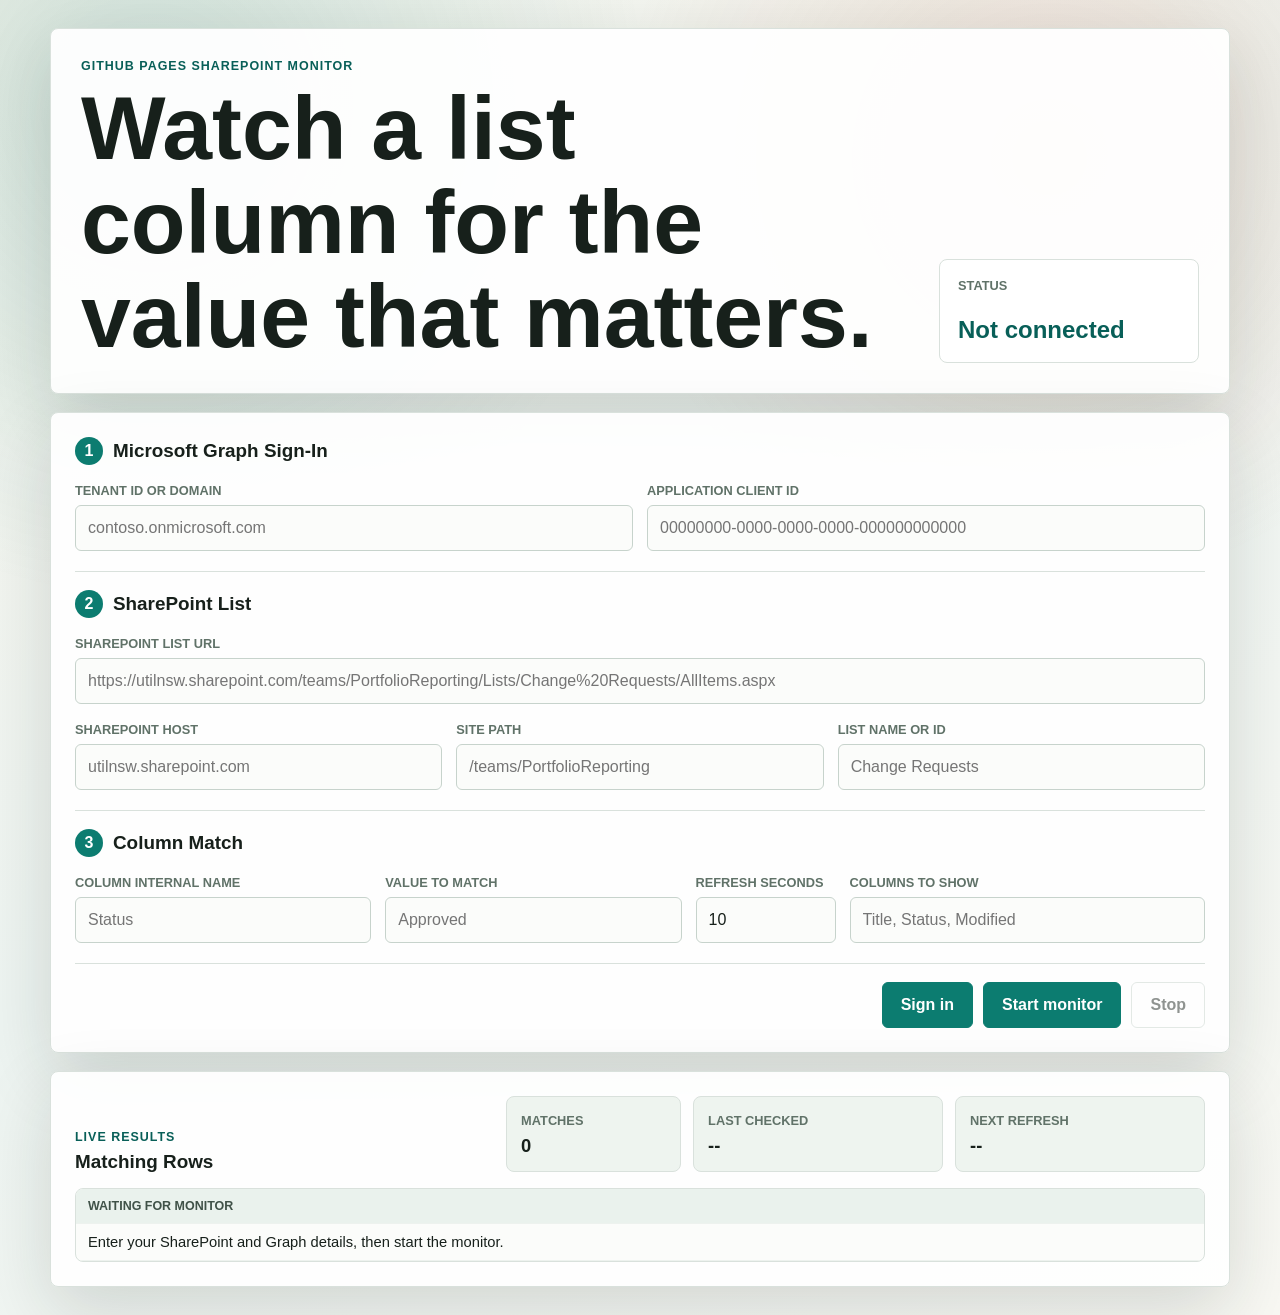
<file: index.html>
<!doctype html>
<html lang="en">
<head>
  <meta charset="utf-8">
  <meta name="viewport" content="width=device-width, initial-scale=1">
  <title>SharePoint List Monitor</title>
  <link rel="stylesheet" href="styles.css?v=20260627-1">
  <script src="https://alcdn.msauth.net/browser/2.38.3/js/msal-browser.min.js" defer></script>
  <script src="app.js?v=20260627-1" defer></script>
</head>
<body>
  <main class="app-shell">
    <section class="hero" aria-labelledby="app-title">
      <div>
        <p class="eyebrow">GitHub Pages SharePoint Monitor</p>
        <h1 id="app-title">Watch a list column for the value that matters.</h1>
      </div>
      <div class="status-card" aria-live="polite">
        <span>Status</span>
        <strong id="status-output">Not connected</strong>
      </div>
    </section>

    <section class="control-panel" aria-label="Monitor configuration">
      <form id="monitor-form" class="monitor-form">
        <div class="form-section">
          <div class="section-title">
            <span>1</span>
            <h2>Microsoft Graph Sign-In</h2>
          </div>

          <div class="field-grid two-columns">
            <label>
              <span>Tenant ID or domain</span>
              <input id="tenant-input" name="tenant" autocomplete="off" spellcheck="false" placeholder="contoso.onmicrosoft.com">
            </label>

            <label>
              <span>Application client ID</span>
              <input id="client-input" name="clientId" autocomplete="off" spellcheck="false" placeholder="00000000-0000-0000-0000-000000000000">
            </label>
          </div>
        </div>

        <div class="form-section">
          <div class="section-title">
            <span>2</span>
            <h2>SharePoint List</h2>
          </div>

          <label>
            <span>SharePoint list URL</span>
            <input id="list-url-input" name="listUrl" type="url" autocomplete="off" spellcheck="false" placeholder="https://utilnsw.sharepoint.com/teams/PortfolioReporting/Lists/Change%20Requests/AllItems.aspx">
          </label>

          <div class="field-grid three-columns">
            <label>
              <span>SharePoint host</span>
              <input id="host-input" name="host" autocomplete="off" spellcheck="false" placeholder="utilnsw.sharepoint.com">
            </label>

            <label>
              <span>Site path</span>
              <input id="site-path-input" name="sitePath" autocomplete="off" spellcheck="false" placeholder="/teams/PortfolioReporting">
            </label>

            <label>
              <span>List name or ID</span>
              <input id="list-input" name="list" autocomplete="off" spellcheck="false" placeholder="Change Requests">
            </label>
          </div>
        </div>

        <div class="form-section">
          <div class="section-title">
            <span>3</span>
            <h2>Column Match</h2>
          </div>

          <div class="field-grid monitor-columns">
            <label>
              <span>Column internal name</span>
              <input id="column-input" name="column" autocomplete="off" spellcheck="false" placeholder="Status">
            </label>

            <label>
              <span>Value to match</span>
              <input id="value-input" name="value" autocomplete="off" spellcheck="false" placeholder="Approved">
            </label>

            <label>
              <span>Refresh seconds</span>
              <input id="refresh-input" name="refresh" type="number" min="10" step="1" value="10">
            </label>

            <label>
              <span>Columns to show</span>
              <input id="columns-input" name="columns" autocomplete="off" spellcheck="false" placeholder="Title, Status, Modified">
            </label>
          </div>
        </div>

        <div class="button-row" aria-label="Monitor actions">
          <button id="sign-in-button" type="button">Sign in</button>
          <button id="start-button" type="submit">Start monitor</button>
          <button id="stop-button" type="button" disabled>Stop</button>
        </div>
      </form>
    </section>

    <section class="results-panel" aria-labelledby="results-title">
      <div class="results-header">
        <div>
          <p class="eyebrow">Live Results</p>
          <h2 id="results-title">Matching Rows</h2>
        </div>

        <div class="metrics" aria-live="polite">
          <div>
            <span>Matches</span>
            <strong id="match-count-output">0</strong>
          </div>
          <div>
            <span>Last checked</span>
            <strong id="last-checked-output">--</strong>
          </div>
          <div>
            <span>Next refresh</span>
            <strong id="next-refresh-output">--</strong>
          </div>
        </div>
      </div>

      <div id="message-output" class="message" hidden></div>

      <div class="table-wrap">
        <table id="results-table">
          <thead>
            <tr>
              <th>Waiting for monitor</th>
            </tr>
          </thead>
          <tbody>
            <tr>
              <td>Enter your SharePoint and Graph details, then start the monitor.</td>
            </tr>
          </tbody>
        </table>
      </div>
    </section>
  </main>
</body>
</html>
</file>
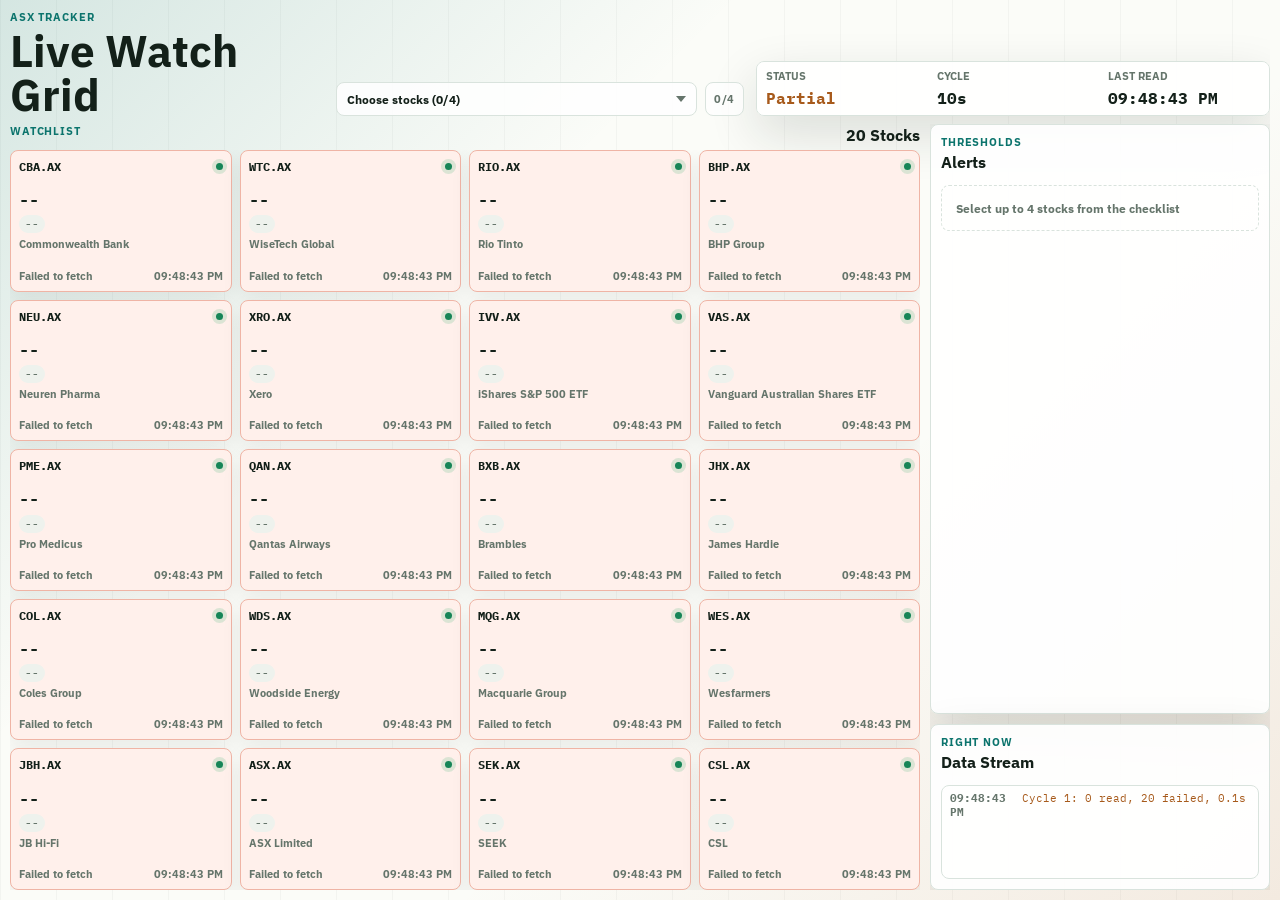
<file: ASX Stock tracker/index.html>
<!doctype html>
<html lang="en">
<head>
  <meta charset="utf-8">
  <meta name="viewport" content="width=device-width, initial-scale=1">
  <title>ASX Stock Tracker</title>
  <link rel="preconnect" href="https://fonts.googleapis.com">
  <link rel="preconnect" href="https://fonts.gstatic.com" crossorigin>
  <link href="https://fonts.googleapis.com/css2?family=IBM+Plex+Mono:wght@500;600;700&family=IBM+Plex+Sans:wght@500;600;700;800&display=swap" rel="stylesheet">
  <link rel="stylesheet" href="styles.css?v=20260717-2">
  <script type="module" src="app.js?v=20260717-1"></script>
</head>
<body>
  <main class="dashboard-shell">
    <header class="top-bar">
      <div class="title-panel">
        <div class="title-copy">
          <p class="eyebrow">ASX Tracker</p>
          <h1>Live Watch Grid</h1>
        </div>
        <div class="threshold-picker" aria-label="Select threshold stocks">
          <details class="stock-checklist-menu">
            <summary id="stock-checklist-summary">Choose stocks</summary>
            <div id="stock-checklist" class="stock-checklist" role="group" aria-label="Threshold stock checklist"></div>
          </details>
          <span id="alert-count" class="threshold-count" aria-live="polite">0/4</span>
        </div>
      </div>
      <div class="run-strip" aria-live="polite">
        <div>
          <span>Status</span>
          <strong id="run-status">Starting</strong>
        </div>
        <div>
          <span>Cycle</span>
          <strong>10s</strong>
        </div>
        <div>
          <span>Last Read</span>
          <strong id="last-read-output">--</strong>
        </div>
      </div>
    </header>

    <div class="dashboard-layout">
      <section class="stock-board" aria-labelledby="stock-grid-title">
        <div class="section-heading">
          <p class="eyebrow">Watchlist</p>
          <h2 id="stock-grid-title">20 Stocks</h2>
        </div>
        <div id="stock-grid" class="stock-grid" aria-live="polite"></div>
      </section>

      <aside class="side-rail">
        <section class="alert-panel" aria-labelledby="alert-title">
          <div class="section-heading compact">
            <p class="eyebrow">Thresholds</p>
            <h2 id="alert-title">Alerts</h2>
          </div>
          <div id="alert-list" class="alert-list" aria-live="polite"></div>
        </section>

        <section class="stream-panel" aria-labelledby="stream-title">
          <div class="section-heading compact">
            <p class="eyebrow">Right Now</p>
            <h2 id="stream-title">Data Stream</h2>
          </div>
          <ol id="stream-log" class="stream-log" aria-live="polite"></ol>
        </section>
      </aside>
    </div>
  </main>
</body>
</html>
</file>
<file: styles.css>
:root {
  color-scheme: light;
  --ink: #17201b;
  --muted: #607268;
  --line: #d9e1dc;
  --panel: rgba(255, 255, 255, 0.94);
  --panel-strong: #ffffff;
  --wash: #eef4ef;
  --accent: #0c7c70;
  --accent-strong: #085f58;
  --warning: #9b4328;
  --warning-bg: #fff0e8;
  --success-bg: #dff3e8;
  --shadow: 0 24px 70px rgba(23, 32, 27, 0.15);
  font-family: "Aptos", "Segoe UI", sans-serif;
  background: #f4f7f1;
  color: var(--ink);
}

* {
  box-sizing: border-box;
}

body {
  min-height: 100vh;
  margin: 0;
  background:
    radial-gradient(circle at 12% 8%, rgba(12, 124, 112, 0.18), transparent 30%),
    radial-gradient(circle at 82% 12%, rgba(202, 94, 53, 0.16), transparent 28%),
    linear-gradient(145deg, #f7f5ed 0%, #edf4f1 46%, #f8f8f3 100%);
}

button,
input {
  font: inherit;
}

.app-shell {
  width: min(1180px, calc(100% - 32px));
  margin: 0 auto;
  padding: 28px 0;
}

.hero,
.control-panel,
.results-panel {
  border: 1px solid var(--line);
  border-radius: 8px;
  background: var(--panel);
  box-shadow: var(--shadow);
}

.hero {
  display: grid;
  grid-template-columns: 1fr minmax(190px, 260px);
  gap: 24px;
  align-items: end;
  padding: 30px;
}

.eyebrow {
  margin: 0 0 8px;
  color: var(--accent-strong);
  font-size: 0.78rem;
  font-weight: 800;
  letter-spacing: 0.08em;
  text-transform: uppercase;
}

h1,
h2 {
  margin: 0;
  line-height: 1.05;
  letter-spacing: 0;
}

h1 {
  max-width: 820px;
  font-size: clamp(2.3rem, 7vw, 5.6rem);
}

h2 {
  font-size: 1.18rem;
}

.status-card {
  display: grid;
  gap: 6px;
  min-height: 104px;
  padding: 18px;
  border: 1px solid var(--line);
  border-radius: 8px;
  background: var(--panel-strong);
}

.status-card span,
.metrics span,
label span {
  color: var(--muted);
  font-size: 0.8rem;
  font-weight: 800;
  text-transform: uppercase;
}

.status-card strong {
  align-self: end;
  color: var(--accent-strong);
  font-size: 1.5rem;
}

.status-card strong[data-state="error"] {
  color: var(--warning);
}

.control-panel,
.results-panel {
  margin-top: 18px;
  padding: 24px;
}

.monitor-form,
.form-section {
  display: grid;
  gap: 18px;
}

.form-section {
  padding-bottom: 20px;
  border-bottom: 1px solid var(--line);
}

.form-section:last-of-type {
  padding-bottom: 0;
  border-bottom: 0;
}

.section-title {
  display: flex;
  align-items: center;
  gap: 10px;
}

.section-title span {
  display: inline-grid;
  width: 28px;
  height: 28px;
  place-items: center;
  border-radius: 50%;
  background: var(--accent);
  color: #ffffff;
  font-weight: 800;
}

.field-grid {
  display: grid;
  gap: 14px;
}

.two-columns {
  grid-template-columns: repeat(2, minmax(0, 1fr));
}

.three-columns {
  grid-template-columns: repeat(3, minmax(0, 1fr));
}

.monitor-columns {
  grid-template-columns: minmax(180px, 1fr) minmax(180px, 1fr) 140px minmax(220px, 1.2fr);
}

label {
  display: grid;
  gap: 7px;
}

input {
  width: 100%;
  min-height: 46px;
  border: 1px solid #c7d3cc;
  border-radius: 6px;
  padding: 10px 12px;
  background: #fbfcfa;
  color: var(--ink);
  outline: none;
}

input:focus {
  border-color: var(--accent);
  box-shadow: 0 0 0 3px rgba(12, 124, 112, 0.16);
}

.button-row {
  display: flex;
  flex-wrap: wrap;
  gap: 10px;
  justify-content: flex-end;
}

button {
  min-height: 46px;
  border: 1px solid var(--accent);
  border-radius: 6px;
  padding: 0 18px;
  background: var(--accent);
  color: #ffffff;
  font-weight: 800;
  cursor: pointer;
}

button:hover:not(:disabled) {
  background: var(--accent-strong);
}

button:disabled {
  cursor: not-allowed;
  opacity: 0.48;
}

#stop-button {
  border-color: #c7d3cc;
  background: #ffffff;
  color: var(--ink);
}

.results-header {
  display: grid;
  grid-template-columns: minmax(180px, 1fr) minmax(420px, 1.7fr);
  gap: 20px;
  align-items: end;
}

.metrics {
  display: grid;
  grid-template-columns: 0.7fr 1fr 1fr;
  gap: 12px;
}

.metrics div {
  min-width: 0;
  padding: 14px;
  border: 1px solid var(--line);
  border-radius: 8px;
  background: var(--wash);
}

.metrics strong {
  display: block;
  margin-top: 6px;
  font-size: 1.15rem;
  overflow-wrap: anywhere;
}

.message {
  margin-top: 16px;
  padding: 12px 14px;
  border-left: 4px solid var(--accent);
  border-radius: 6px;
  background: var(--success-bg);
  color: #17533d;
  font-weight: 700;
}

.message.error {
  border-left-color: var(--warning);
  background: var(--warning-bg);
  color: #713018;
}

.table-wrap {
  width: 100%;
  max-height: 460px;
  margin-top: 16px;
  overflow: auto;
  border: 1px solid var(--line);
  border-radius: 8px;
  background: #fbfcfa;
}

table {
  width: 100%;
  border-collapse: collapse;
  font-size: 0.92rem;
}

th,
td {
  max-width: 260px;
  padding: 10px 12px;
  border-bottom: 1px solid #edf2ee;
  text-align: left;
  vertical-align: top;
  overflow-wrap: anywhere;
}

th {
  position: sticky;
  top: 0;
  background: #eaf2ed;
  color: #405248;
  font-size: 0.78rem;
  text-transform: uppercase;
}

tbody tr:hover {
  background: #f4faf6;
}

@media (max-width: 920px) {
  .hero,
  .results-header,
  .two-columns,
  .three-columns,
  .monitor-columns,
  .metrics {
    grid-template-columns: 1fr;
  }

  .button-row {
    justify-content: stretch;
  }

  .button-row button {
    flex: 1 1 150px;
  }
}

@media (max-width: 620px) {
  .app-shell {
    width: min(100% - 20px, 1180px);
    padding: 10px 0;
  }

  .hero,
  .control-panel,
  .results-panel {
    padding: 18px;
  }

  h1 {
    font-size: 2.4rem;
  }
}
</file>
<file: ASX Stock tracker/styles.css>
:root {
  color-scheme: light;
  --ink: #132019;
  --muted: #65756b;
  --line: #d9e3dd;
  --paper: #fbfcf8;
  --panel: rgba(255, 255, 255, 0.92);
  --tile: #ffffff;
  --wash: #eef5ef;
  --green: #168557;
  --green-soft: rgba(31, 161, 93, 0.22);
  --teal: #0c746d;
  --amber: #a75a1b;
  --amber-soft: #fff3df;
  --red: #a83f2b;
  --red-soft: #fff0eb;
  --shadow: 0 18px 50px rgba(19, 32, 25, 0.14);
  font-family: "IBM Plex Sans", "Trebuchet MS", sans-serif;
  background: #f3f6ef;
  color: var(--ink);
}

* {
  box-sizing: border-box;
}

html {
  height: 100%;
  overflow: hidden;
}

body {
  height: 100%;
  margin: 0;
  overflow: hidden;
  background:
    linear-gradient(135deg, rgba(12, 116, 109, 0.16), transparent 34%),
    linear-gradient(315deg, rgba(186, 104, 49, 0.12), transparent 38%),
    repeating-linear-gradient(90deg, rgba(19, 32, 25, 0.035) 0 1px, transparent 1px 56px),
    var(--paper);
}

.dashboard-shell {
  width: min(1620px, calc(100% - 20px));
  height: 100vh;
  margin: 0 auto;
  padding: 10px 0;
  display: grid;
  grid-template-rows: auto minmax(0, 1fr);
  overflow: hidden;
}

.top-bar {
  display: grid;
  grid-template-columns: minmax(220px, 1fr) minmax(360px, 0.7fr);
  gap: 12px;
  align-items: end;
  margin-bottom: 8px;
  min-height: 0;
}

.eyebrow {
  margin: 0 0 5px;
  color: var(--teal);
  font-size: 0.68rem;
  font-weight: 800;
  letter-spacing: 0.08em;
  text-transform: uppercase;
}

h1,
h2 {
  margin: 0;
  line-height: 1;
  letter-spacing: 0;
}

h1 {
  font-size: clamp(1.7rem, 3.4vw, 3rem);
}

h2 {
  font-size: 1rem;
}

.title-panel {
  display: flex;
  min-width: 0;
  align-items: end;
  justify-content: space-between;
  gap: 14px;
}

.title-copy {
  min-width: 180px;
}

.threshold-picker {
  position: relative;
  display: grid;
  width: min(430px, 100%);
  grid-template-columns: minmax(0, 1fr) auto;
  gap: 8px;
  align-items: end;
}

.stock-checklist-menu {
  position: relative;
  min-width: 0;
}

.stock-checklist-menu summary,
.threshold-count {
  min-height: 34px;
  border: 1px solid var(--line);
  border-radius: 8px;
  font: inherit;
}

.stock-checklist-menu summary {
  display: flex;
  align-items: center;
  justify-content: space-between;
  gap: 10px;
  overflow: hidden;
  padding: 0 10px;
  background: rgba(255, 255, 255, 0.86);
  color: var(--ink);
  cursor: pointer;
  font-size: 0.78rem;
  font-weight: 800;
  list-style: none;
  white-space: nowrap;
  text-overflow: ellipsis;
}

.stock-checklist-menu summary::-webkit-details-marker {
  display: none;
}

.stock-checklist-menu summary::after {
  width: 0;
  height: 0;
  flex: 0 0 auto;
  border-right: 5px solid transparent;
  border-left: 5px solid transparent;
  border-top: 6px solid var(--muted);
  content: "";
}

.stock-checklist-menu[open] summary::after {
  border-top: 0;
  border-bottom: 6px solid var(--muted);
}

.stock-checklist {
  position: absolute;
  z-index: 20;
  top: calc(100% + 6px);
  right: 0;
  display: grid;
  width: min(360px, calc(100vw - 24px));
  max-height: 312px;
  gap: 3px;
  overflow: auto;
  padding: 8px;
  border: 1px solid var(--line);
  border-radius: 8px;
  background: #fff;
  box-shadow: var(--shadow);
}

.stock-check-option {
  display: grid;
  grid-template-columns: auto minmax(0, 1fr);
  gap: 8px;
  align-items: start;
  padding: 7px;
  border-radius: 7px;
  cursor: pointer;
}

.stock-check-option:hover {
  background: var(--wash);
}

.stock-check-option input {
  margin-top: 2px;
  accent-color: var(--teal);
}

.stock-check-option input:disabled + span {
  opacity: 0.48;
}

.stock-check-option strong,
.stock-check-option span span {
  display: block;
}

.stock-check-option strong {
  font-family: "IBM Plex Mono", monospace;
  font-size: 0.74rem;
}

.stock-check-option span span {
  overflow: hidden;
  color: var(--muted);
  font-size: 0.68rem;
  font-weight: 700;
  text-overflow: ellipsis;
  white-space: nowrap;
}

.threshold-count {
  color: var(--muted);
  font-size: 0.66rem;
  font-weight: 800;
  letter-spacing: 0.06em;
  text-transform: uppercase;
}

.threshold-count {
  display: flex;
  align-items: center;
  justify-content: center;
  padding: 0 8px;
  background: rgba(255, 255, 255, 0.72);
}

.run-strip,
.alert-panel,
.stream-panel {
  border: 1px solid var(--line);
  border-radius: 8px;
  background: var(--panel);
  box-shadow: var(--shadow);
}

.run-strip {
  display: grid;
  grid-template-columns: repeat(3, minmax(0, 1fr));
  gap: 1px;
  overflow: hidden;
}

.run-strip div {
  display: grid;
  gap: 4px;
  min-height: 50px;
  padding: 7px 9px;
  background: rgba(255, 255, 255, 0.74);
}

.run-strip span,
.stream-time,
.stock-name,
.stock-status,
.stock-time,
.alert-row span {
  color: var(--muted);
  font-size: 0.7rem;
  font-weight: 700;
}

.run-strip span {
  text-transform: uppercase;
}

.run-strip strong {
  align-self: end;
  font-family: "IBM Plex Mono", monospace;
  font-size: 1.02rem;
}

#run-status[data-state="reading"] {
  color: var(--teal);
}

#run-status[data-state="live"] {
  color: var(--green);
}

#run-status[data-state="warn"] {
  color: var(--amber);
}

.dashboard-layout {
  display: grid;
  grid-template-columns: minmax(0, 1fr) minmax(290px, 340px);
  gap: 10px;
  align-items: stretch;
  min-height: 0;
}

.stock-board {
  min-width: 0;
  min-height: 0;
  display: grid;
  grid-template-rows: auto minmax(0, 1fr);
}

.section-heading {
  display: flex;
  align-items: end;
  justify-content: space-between;
  gap: 10px;
  margin-bottom: 7px;
}

.section-heading.compact {
  display: block;
}

.stock-grid {
  display: grid;
  grid-template-columns: repeat(4, minmax(0, 1fr));
  grid-template-rows: repeat(5, minmax(0, 1fr));
  min-height: 0;
  overflow: hidden;
  gap: 8px;
}

.stock-tile {
  position: relative;
  display: flex;
  min-height: 0;
  min-width: 0;
  flex-direction: column;
  justify-content: space-between;
  overflow: hidden;
  border: 1px solid var(--line);
  border-radius: 8px;
  background: var(--tile);
  padding: 8px;
  box-shadow: 0 8px 20px rgba(19, 32, 25, 0.07);
}

.stock-tile::before {
  position: absolute;
  inset: 0;
  pointer-events: none;
  content: "";
  opacity: 0;
}

.stock-tile.is-reading::before {
  animation: read-flash 900ms ease-out;
  background: var(--green-soft);
}

.stock-tile.has-error {
  border-color: #efb4a5;
  background: var(--red-soft);
}

.tile-topline,
.tile-footline {
  display: flex;
  align-items: center;
  justify-content: space-between;
  gap: 6px;
}

.stock-symbol {
  font-family: "IBM Plex Mono", monospace;
  font-size: 0.76rem;
  font-weight: 800;
}

.read-dot {
  width: 7px;
  height: 7px;
  flex: 0 0 auto;
  border-radius: 50%;
  background: #b9c8bf;
}

.stock-tile.is-reading .read-dot {
  background: var(--green);
  box-shadow: 0 0 0 4px rgba(31, 161, 93, 0.16);
}

.stock-price {
  display: block;
  margin-bottom: 4px;
  font-family: "IBM Plex Mono", monospace;
  font-size: clamp(1rem, 1.35vw, 1.35rem);
  line-height: 1;
  letter-spacing: 0;
}

.stock-change {
  display: inline-block;
  margin-bottom: 4px;
  padding: 2px 6px;
  border-radius: 999px;
  background: #eef2ed;
  color: var(--muted);
  font-family: "IBM Plex Mono", monospace;
  font-size: 0.7rem;
  font-weight: 800;
}

.stock-tile.is-up .stock-change {
  background: rgba(22, 133, 87, 0.14);
  color: var(--green);
}

.stock-tile.is-down .stock-change {
  background: rgba(168, 63, 43, 0.12);
  color: var(--red);
}

.stock-name {
  display: block;
  overflow: hidden;
  text-overflow: ellipsis;
  white-space: nowrap;
}

.stock-status,
.stock-time {
  min-width: 0;
}

.stock-status {
  overflow: hidden;
  text-overflow: ellipsis;
  white-space: nowrap;
}

.side-rail {
  display: grid;
  height: 100%;
  min-height: 0;
  grid-template-rows: minmax(470px, 0.78fr) minmax(108px, 0.22fr);
  gap: 10px;
  overflow: hidden;
}

.alert-panel,
.stream-panel {
  padding: 10px;
}

.alert-panel {
  display: flex;
  min-height: 0;
  overflow: hidden;
  flex-direction: column;
}

.alert-list {
  display: grid;
  flex: 1 1 auto;
  gap: 8px;
  align-content: start;
  margin-top: 8px;
  min-height: 0;
  overflow: auto;
}

.alert-row {
  display: grid;
  gap: 9px;
  align-content: center;
  min-height: 100px;
  padding: 9px 10px 12px;
  border: 1px solid var(--line);
  border-radius: 8px;
  background: var(--tile);
}

.alert-row-head,
.alert-actions,
.threshold-meta {
  display: flex;
  align-items: center;
  justify-content: space-between;
  gap: 7px;
}

.alert-row-head {
  display: grid;
  grid-template-columns: minmax(82px, 1fr) minmax(92px, 108px) auto;
}

.alert-title {
  min-width: 0;
}

.alert-row strong {
  display: block;
  font-family: "IBM Plex Mono", monospace;
}

.alert-title span {
  display: block;
  overflow: hidden;
  text-overflow: ellipsis;
  white-space: nowrap;
}

.alert-state {
  position: relative;
  display: inline-grid;
  width: 20px;
  height: 20px;
  flex: 0 0 auto;
  place-items: center;
  overflow: hidden;
  padding: 0;
  border: 2px solid #cbd5d0;
  border-radius: 999px;
  background: #f7faf8;
  color: transparent;
  font-size: 0;
}

.alert-state::before,
.alert-state::after {
  position: absolute;
  content: "";
}

.alert-state[data-status="crossed"] {
  border-color: #6cb21e;
  background: #6cb21e;
}

.alert-state[data-status="crossed"]::before {
  width: 5px;
  height: 9px;
  margin-top: -2px;
  border-right: 2px solid #fff;
  border-bottom: 2px solid #fff;
  transform: rotate(45deg);
}

.alert-state[data-status="short"] {
  border-color: #cf2f2f;
  background: #cf2f2f;
}

.alert-state[data-status="short"]::before,
.alert-state[data-status="short"]::after {
  width: 10px;
  height: 2px;
  border-radius: 999px;
  background: #fff;
}

.alert-state[data-status="short"]::before {
  transform: rotate(45deg);
}

.alert-state[data-status="short"]::after {
  transform: rotate(-45deg);
}

.threshold-target {
  display: grid;
  gap: 3px;
  min-width: 0;
}

.threshold-target span {
  color: var(--muted);
  font-size: 0.66rem;
  font-weight: 800;
  letter-spacing: 0.06em;
  text-transform: uppercase;
}

.threshold-target input {
  width: 100%;
  min-height: 28px;
  min-width: 0;
  padding: 0 9px;
  border: 1px solid var(--line);
  border-radius: 8px;
  background: rgba(255, 255, 255, 0.9);
  color: var(--ink);
  font: inherit;
  font-family: "IBM Plex Mono", monospace;
  font-size: 0.78rem;
  font-weight: 800;
}

.threshold-track {
  position: relative;
  height: 5px;
  margin-top: 8px;
  overflow: visible;
  border: 0;
  border-radius: 999px;
  background: #dfe8ef;
}

.threshold-track::after {
  position: absolute;
  top: -2px;
  right: 0;
  bottom: -2px;
  width: 2px;
  background: rgba(19, 32, 25, 0.3);
  content: "";
}

.threshold-fill {
  display: block;
  width: 0;
  height: 100%;
  border-radius: inherit;
  background: #2479d6;
  transition: width 280ms ease, background-color 280ms ease;
}

.threshold-value {
  position: absolute;
  z-index: 2;
  top: 50%;
  left: 0;
  width: 19.5px;
  height: 10px;
  padding: 0;
  border-radius: 999px;
  background: #2479d6;
  color: #fff;
  font-family: "IBM Plex Mono", monospace;
  font-size: 0.5rem;
  font-weight: 800;
  line-height: 1;
  text-align: center;
  transform: translate(-50%, -50%);
  transition: left 280ms ease;
  white-space: nowrap;
}

.alert-row .threshold-value {
  color: #fff;
  font-size: 0;
}

.threshold-meta {
  font-family: "IBM Plex Mono", monospace;
}

.empty-alerts {
  margin: 0;
  padding: 14px;
  border: 1px dashed var(--line);
  border-radius: 8px;
  color: var(--muted);
  font-size: 0.78rem;
  font-weight: 700;
}

.alert-row.is-crossed {
  border-color: var(--line);
  background: var(--tile);
}

.alert-row.is-crossed .alert-state,
.alert-row.is-crossed .alert-price {
  color: #6cb21e;
}

.alert-row.is-crossed .threshold-fill {
  background: #2479d6;
}

.alert-row.is-short {
  border-color: var(--line);
  background: var(--tile);
}

.alert-row.is-short .alert-state,
.alert-row.is-short .alert-price,
.alert-row.is-short .alert-gap {
  color: var(--red);
}

.alert-row.is-short .threshold-fill {
  background: #2479d6;
}

.alert-row.needs-target {
  border-color: rgba(167, 90, 27, 0.34);
  background: var(--tile);
}

.alert-row.needs-target .alert-gap {
  color: var(--amber);
}

.stream-panel {
  display: flex;
  min-height: 0;
  overflow: hidden;
  flex-direction: column;
}

.stream-log {
  flex: 1 1 auto;
  min-height: 0;
  margin: 8px 0 0;
  padding: 0;
  overflow: auto;
  list-style: none;
  border: 1px solid var(--line);
  border-radius: 8px;
  background: rgba(255, 255, 255, 0.78);
}

.stream-log li {
  display: grid;
  grid-template-columns: 64px 1fr;
  gap: 8px;
  padding: 5px 8px;
  border-bottom: 1px solid #edf2ee;
  font-family: "IBM Plex Mono", monospace;
  font-size: 0.68rem;
}

.stream-log li:last-child {
  border-bottom: 0;
}

.stream-log li[data-state="error"] {
  color: var(--red);
}

.stream-log li[data-state="warn"] {
  color: var(--amber);
}

@keyframes read-flash {
  0% {
    opacity: 0;
  }
  12% {
    opacity: 1;
  }
  100% {
    opacity: 0;
  }
}

@media (max-width: 1080px) {
  html,
  body {
    overflow: auto;
  }

  .dashboard-shell {
    height: auto;
    min-height: 100vh;
    overflow: visible;
  }

  .top-bar,
  .dashboard-layout {
    grid-template-columns: 1fr;
  }

  .title-panel {
    align-items: stretch;
  }

  .side-rail {
    min-height: 0;
    grid-template-columns: 1fr 1fr;
    grid-template-rows: auto;
  }

  .stock-grid {
    grid-template-columns: repeat(4, minmax(0, 1fr));
    grid-template-rows: auto;
  }
}

@media (max-width: 720px) {
  .dashboard-shell {
    width: min(100% - 18px, 1500px);
    padding: 10px 0;
  }

  .run-strip,
  .side-rail {
    grid-template-columns: 1fr;
  }

  .title-panel,
  .threshold-picker {
    display: grid;
    grid-template-columns: 1fr;
  }

  .stock-grid {
    grid-template-columns: repeat(2, minmax(0, 1fr));
  }

  .stock-tile {
    padding: 11px;
  }

  .stock-price {
    font-size: 1.55rem;
  }
}
</file>
